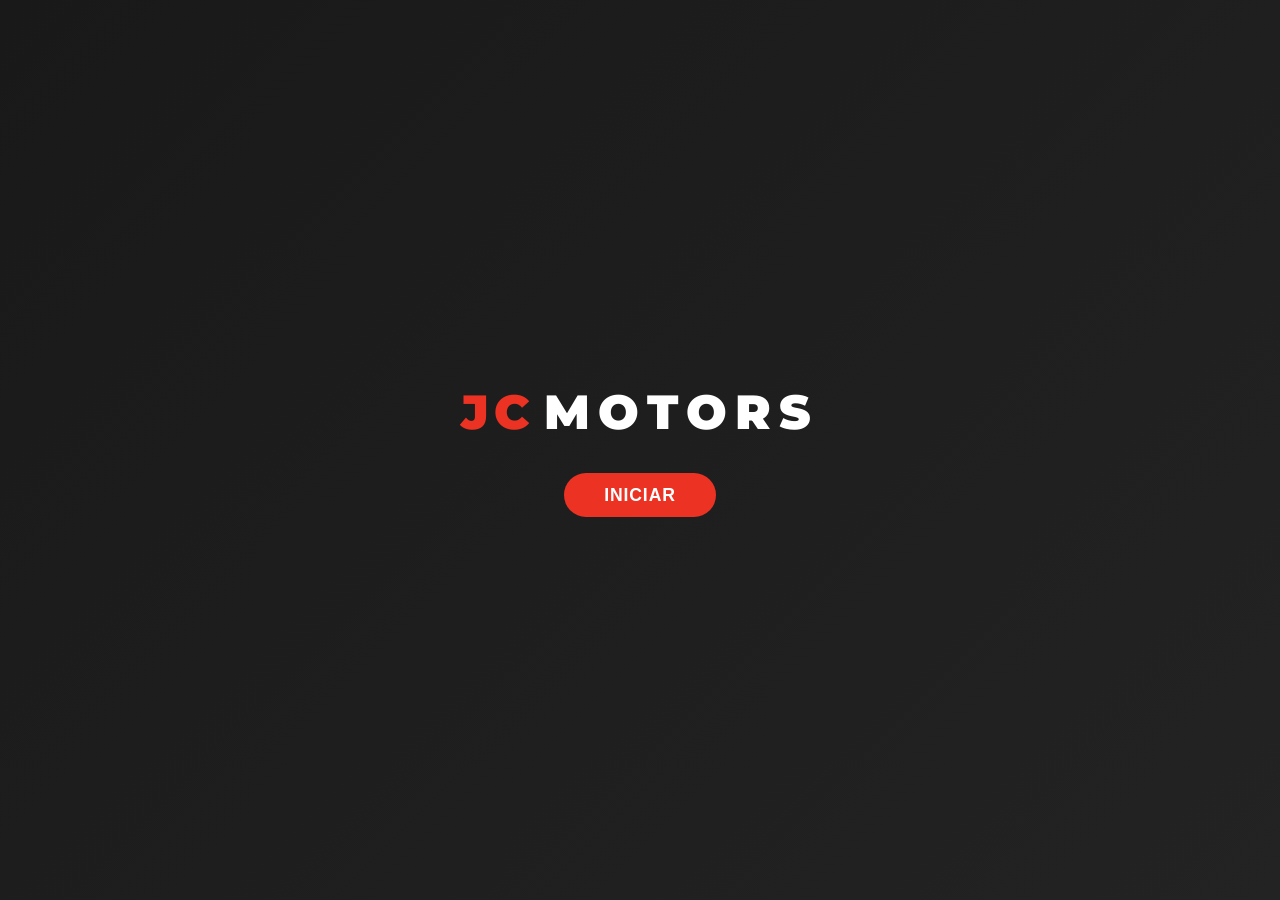
<file: index.html>
<!DOCTYPE html>
<html lang="es">
<head>
  <meta charset="UTF-8" />
  <meta name="viewport" content="width=device-width, initial-scale=1.0"/>
  <link href="https://fonts.googleapis.com/css?family=Montserrat:400,500,700&display=swap" rel="stylesheet">
  <title>JC Motors</title>
  <link rel="stylesheet" href="styles.css"/>
</head>
<body>
  <div class="container">
    <div class="logo">
      <span class="jc">JC</span>
      <span class="motors">MOTORS</span>
    </div>
    <button class="start-btn" onclick="window.location.href='login.html'">INICIAR</button>
  </div>
</body>
</html>
</file>
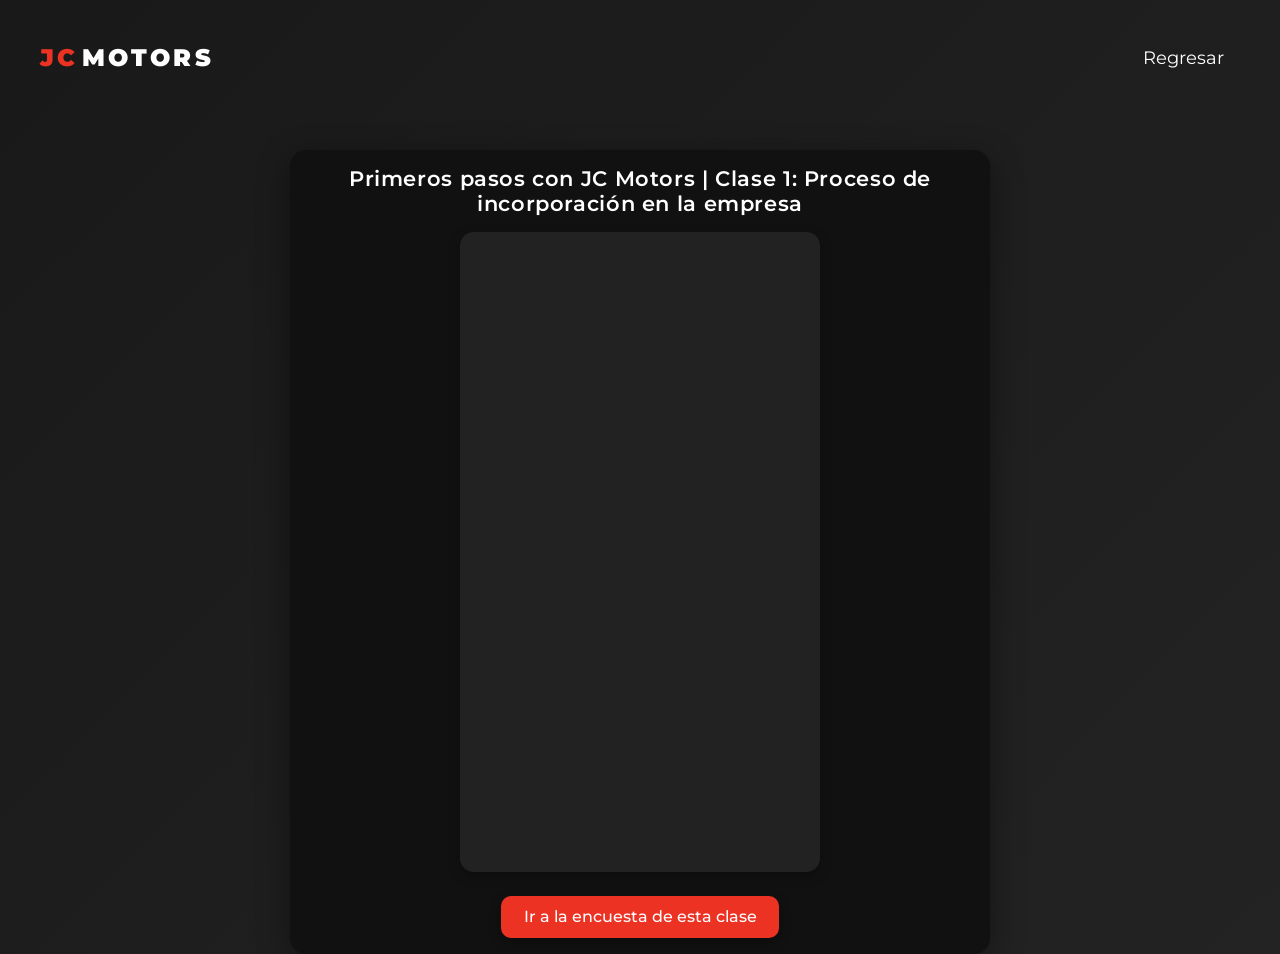
<file: clase1-incorporacion.html>
<!DOCTYPE html>
<html lang="es">
  <head>
    <meta charset="UTF-8" />
    <meta name="viewport" content="width=device-width, initial-scale=1.0" />
    <title>
      Primeros pasos con JC Motors | Clase 1: Proceso de incorporación en la
      empresa
    </title>
    <link
      href="https://fonts.googleapis.com/css?family=Montserrat:400,500,700&display=swap"
      rel="stylesheet"
    />
    <link rel="stylesheet" href="primeros-pasos.css" />
  </head>
  <body>
    <div class="header">
      <div class="logo">
        <span class="jc">JC</span>
        <span class="motors">MOTORS</span>
      </div>
      <a href="modulos.html" class="logout">Regresar</a>
    </div>
    <div class="main-content">
      <div class="video-frame">
        <div class="titulo-video">
          Primeros pasos con JC Motors | Clase 1: Proceso de incorporación en la
          empresa
        </div>
        <div class="iframe-responsive short">
          <iframe
            src="https://www.youtube.com/embed/-C2Wuutszys?autoplay=1&mute=1"
            allow="autoplay; encrypted-media"
            allowfullscreen
            frameborder="0"
            loading="lazy"
          ></iframe>
        </div>
        <a
          class="boton-encuesta"
          href="https://docs.google.com/forms/d/e/1FAIpQLSfhRTnxosDIJk83qWpKGugVv9GUYx37X6G9jExseEb6-OKK4A/viewform?usp=header"
          target="_blank"
          rel="noopener noreferrer"
        >
          Ir a la encuesta de esta clase
        </a>
      </div>
    </div>
  </body>
</html>
</file>
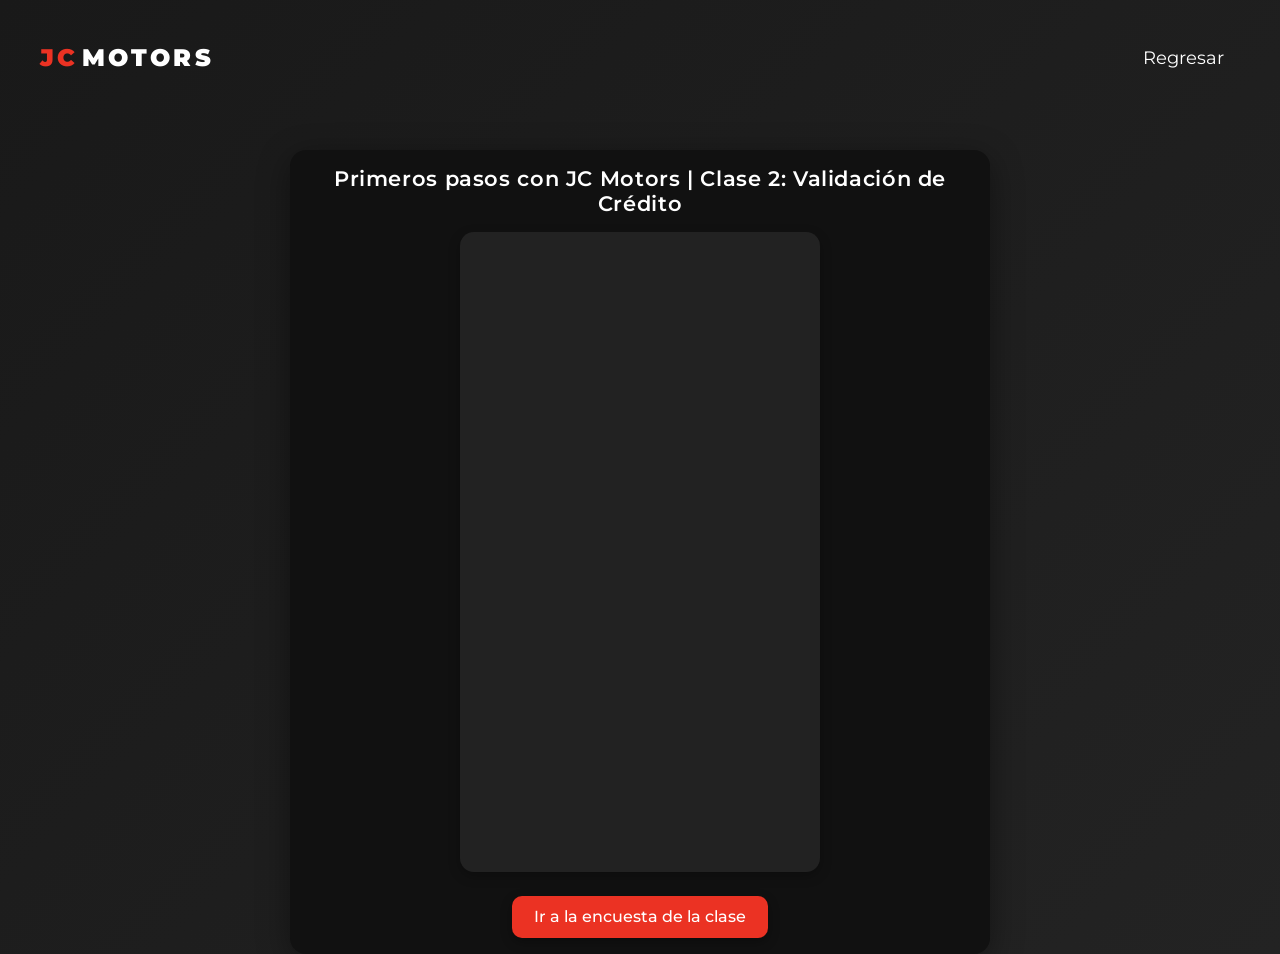
<file: clase2-validacion-credito.html>
<!DOCTYPE html>
<html lang="es">
  <head>
    <meta charset="UTF-8" />
    <meta name="viewport" content="width=device-width, initial-scale=1.0" />
    <title>Primeros pasos con JC Motors | Clase 2: Validación de Crédito</title>
    <link
      href="https://fonts.googleapis.com/css?family=Montserrat:400,500,700&display=swap"
      rel="stylesheet"
    />
    <link rel="stylesheet" href="primeros-pasos.css" />
  </head>
  <body>
    <div class="header">
      <div class="logo">
        <span class="jc">JC</span>
        <span class="motors">MOTORS</span>
      </div>
      <a href="modulos.html" class="logout">Regresar</a>
    </div>
    <div class="main-content">
      <div class="video-frame">
        <div class="titulo-video">
          Primeros pasos con JC Motors | Clase 2: Validación de Crédito
        </div>
        <div class="iframe-responsive short">
          <iframe
            src="https://www.youtube.com/embed/boyZBNaChlc?autoplay=1&mute=1"
            allow="autoplay; encrypted-media"
            allowfullscreen
            frameborder="0"
            loading="lazy"
          ></iframe>
        </div>
        <a
          class="boton-encuesta"
          href="https://docs.google.com/forms/d/e/1FAIpQLSdAbO_4eF2JidS8xVZMeP5H0ATeogpx_3SVAROLbJsrwjGzQA/viewform?usp=header"
          target="_blank"
          rel="noopener noreferrer"
        >
          Ir a la encuesta de la clase
        </a>
      </div>
    </div>
  </body>
</html>
</file>
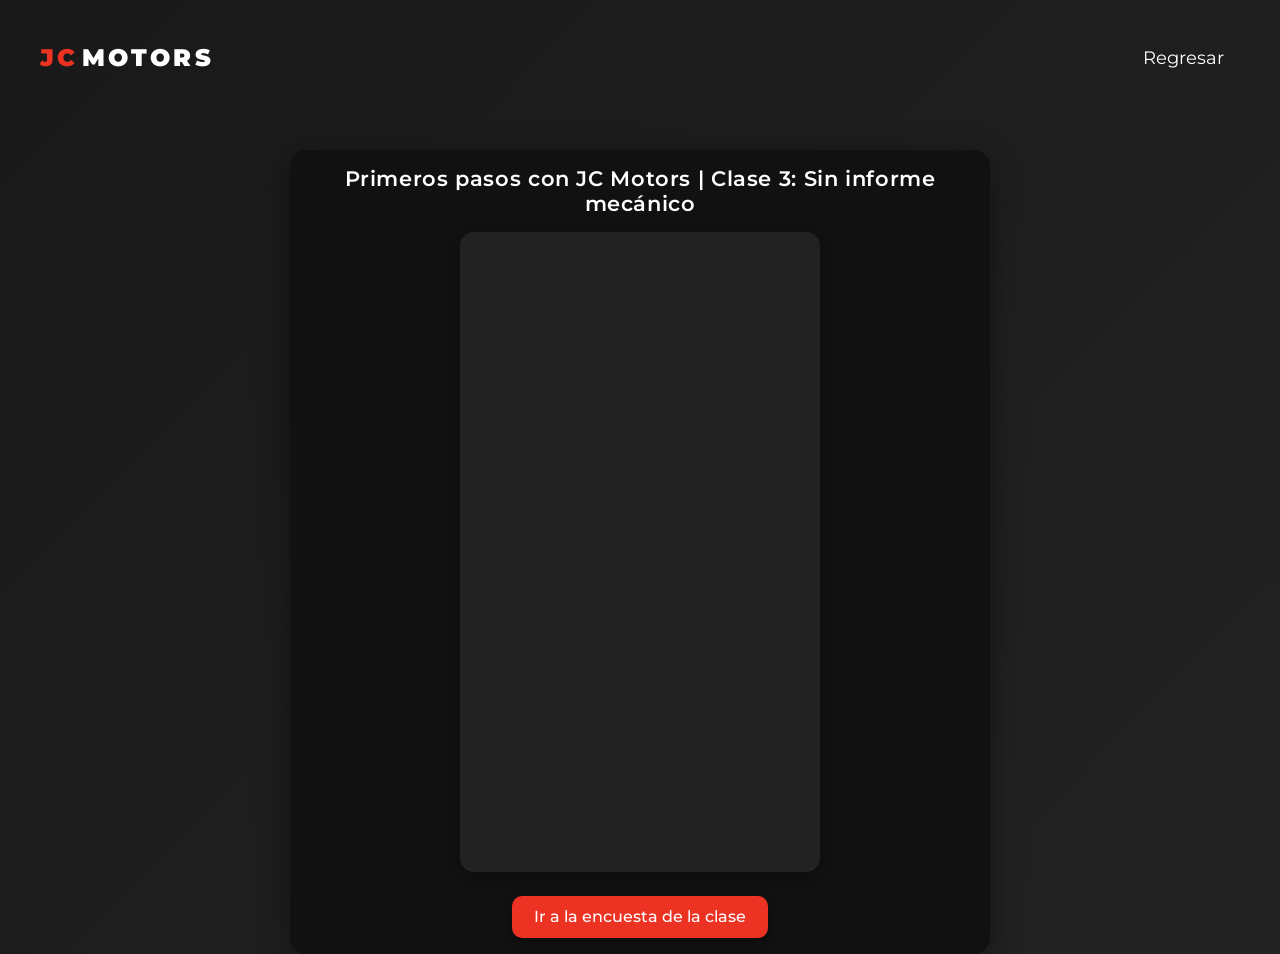
<file: clase3-sin-informe.html>
<!DOCTYPE html>
<html lang="es">
  <head>
    <meta charset="UTF-8" />
    <meta name="viewport" content="width=device-width, initial-scale=1.0" />
    <title>Primeros pasos con JC Motors | Clase 3: Sin informe mecánico</title>
    <link
      href="https://fonts.googleapis.com/css?family=Montserrat:400,500,700&display=swap"
      rel="stylesheet"
    />
    <link rel="stylesheet" href="primeros-pasos.css" />
  </head>
  <body>
    <div class="header">
      <div class="logo">
        <span class="jc">JC</span>
        <span class="motors">MOTORS</span>
      </div>
      <a href="modulos.html" class="logout">Regresar</a>
    </div>
    <div class="main-content">
      <div class="video-frame">
        <div class="titulo-video">
          Primeros pasos con JC Motors | Clase 3: Sin informe mecánico
        </div>
        <div class="iframe-responsive short">
          <iframe
            src="https://www.youtube.com/embed/99flQmnkLkA?autoplay=1&mute=1"
            allow="autoplay; encrypted-media"
            allowfullscreen
            frameborder="0"
            loading="lazy"
          ></iframe>
        </div>
        <a
          class="boton-encuesta"
          href="https://docs.google.com/forms/d/e/1FAIpQLSd_NUObl3mYcRKTX6ByQRRaZs3soEqWu75HzMS9NQ8tfg1QRg/viewform?usp=header"
          target="_blank"
          rel="noopener noreferrer"
        >
          Ir a la encuesta de la clase
        </a>
      </div>
    </div>
    <script src="app.js"></script>
  </body>
</html>
</file>
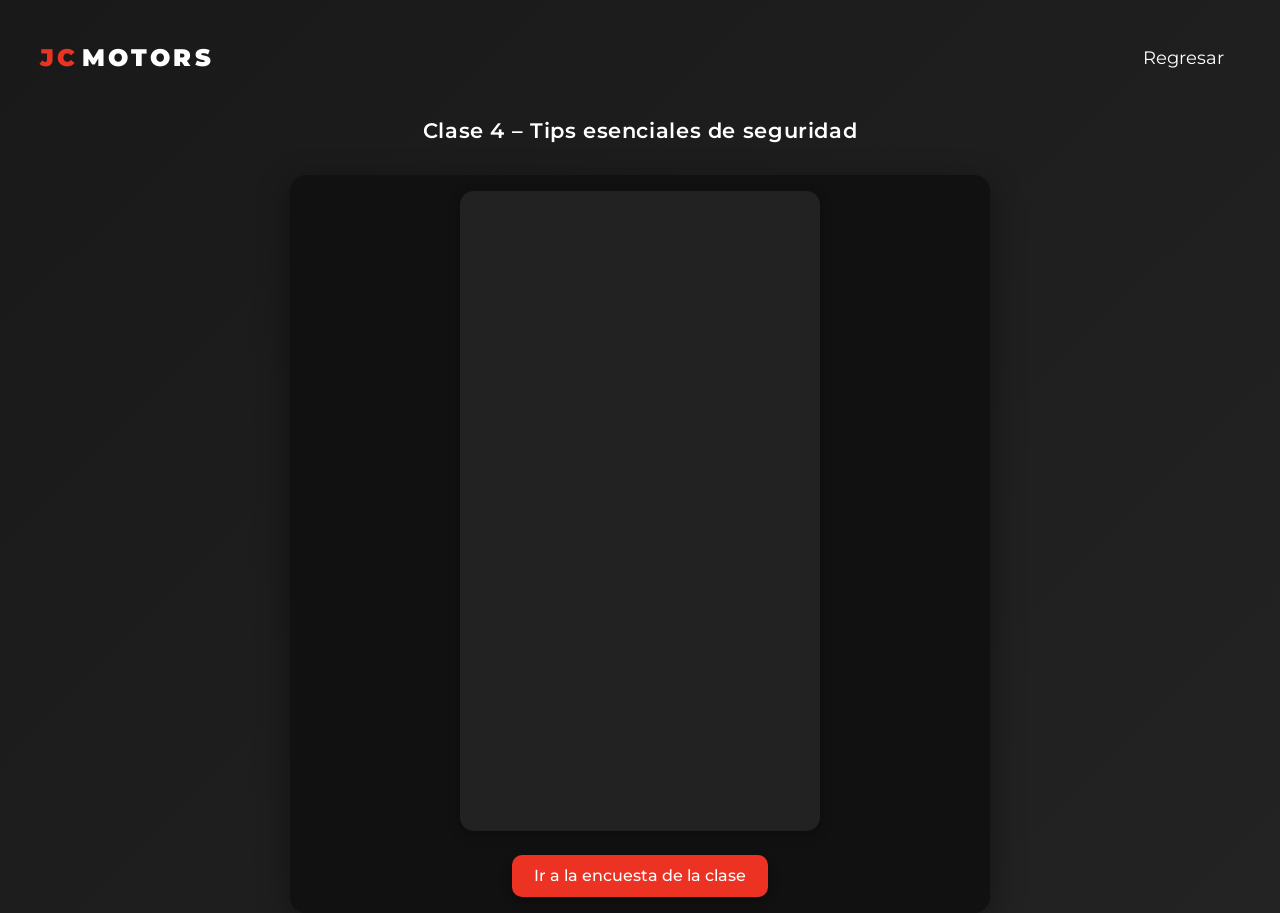
<file: clase4-tips-seguridad.html>
<!DOCTYPE html>
<html lang="es">
  <head>
    <meta charset="UTF-8" />
    <meta name="viewport" content="width=device-width, initial-scale=1.0" />
    <title>Clase 4 - Tips esenciales de seguridad | JC Motors</title>
    <link
      href="https://fonts.googleapis.com/css?family=Montserrat:400,700&display=swap"
      rel="stylesheet"
    />
    <link rel="stylesheet" href="primeros-pasos.css" />
  </head>
  <body>
    <div class="header">
      <div class="logo">
        <span class="jc">JC</span>
        <span class="motors">MOTORS</span>
      </div>
      <a href="modulos-imagenes.html" class="logout">Regresar</a>
    </div>
    <div class="main-content">
      <div class="titulo-video">Clase 4 – Tips esenciales de seguridad</div>
      <div class="video-frame">
        <div class="iframe-responsive short">
          <!-- Reemplaza el src con el enlace real de tu video Short -->
          <iframe
            src="https://www.youtube.com/embed/WLA4Hm1IOiQ"
            allowfullscreen
            title="Clase 4: Tips esenciales de seguridad"
          ></iframe>
        </div>
        <a
          class="boton-encuesta"
          href="https://docs.google.com/forms/d/e/1FAIpQLSeu04rFGvIM5Be5Zoun77aILVGbcxbjpnqoFTb9lpb7V8MK6A/viewform?usp=header"
          target="_blank"
          rel="noopener noreferrer"
        >
          Ir a la encuesta de la clase
        </a>
      </div>
    </div>
  </body>
</html>
</file>
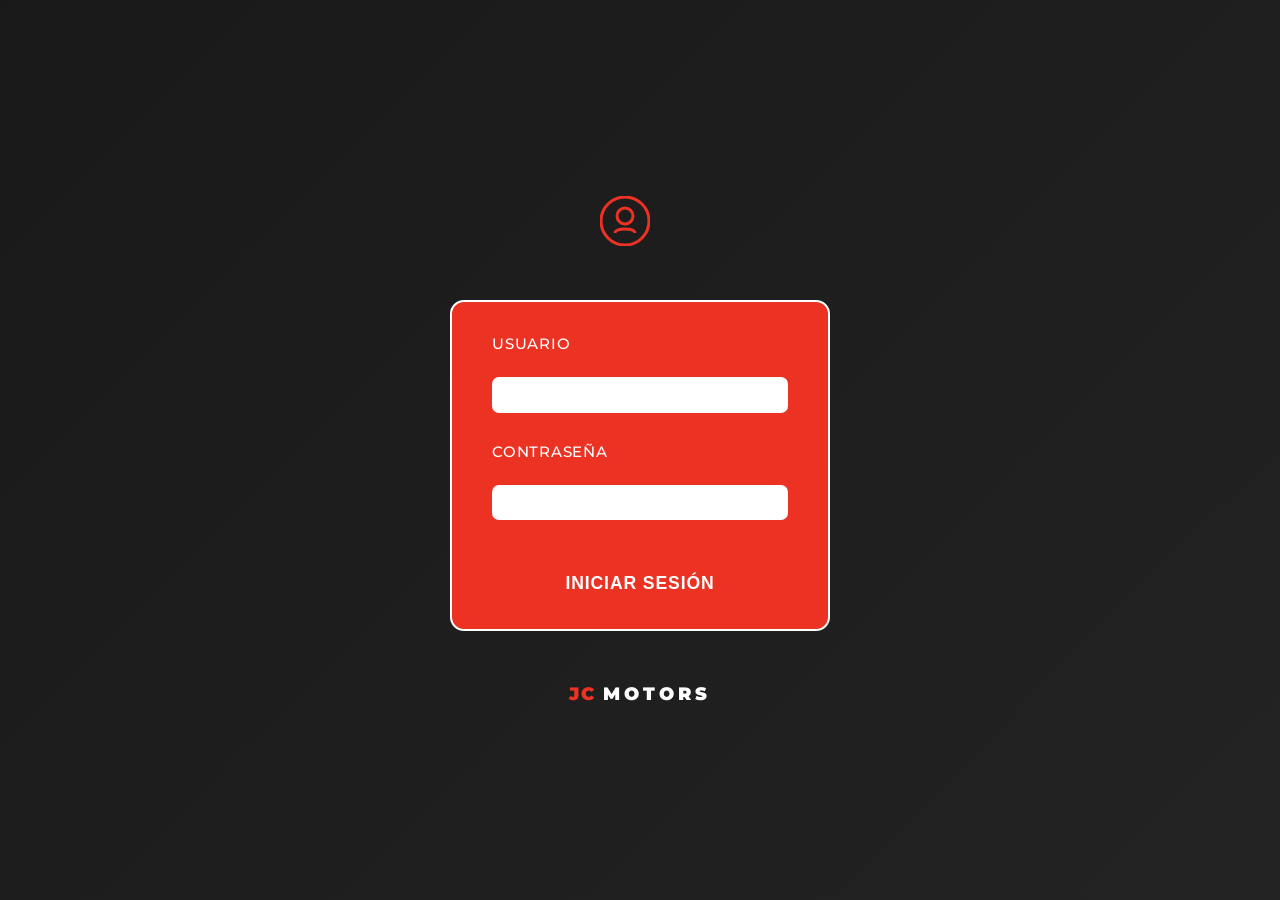
<file: login.html>
<!DOCTYPE html>
<html lang="es">
<head>
  <meta charset="UTF-8" />
  <meta name="viewport" content="width=device-width, initial-scale=1.0"/>
  <link href="https://fonts.googleapis.com/css?family=Montserrat:400,500,700&display=swap" rel="stylesheet">
  <title>Login - JC Motors</title>
  <link rel="stylesheet" href="login.css"/>
</head>
<body>
  <div class="login-container">
    <div class="login-avatar">
      <svg width="50" height="50" viewBox="0 0 50 50">
        <circle cx="25" cy="25" r="24" fill="none" stroke="#eb3223" stroke-width="3"/>
        <circle cx="25" cy="20" r="8" fill="none" stroke="#eb3223" stroke-width="3"/>
        <path d="M15 37c0-5.5 20-5.5 20 0" fill="none" stroke="#eb3223" stroke-width="3"/>
      </svg>
    </div>
    <form class="login-box">
      <label for="usuario">USUARIO</label>
      <input type="text" id="usuario" name="usuario" autocomplete="username" />
      <label for="password">CONTRASEÑA</label>
      <input type="password" id="password" name="password" autocomplete="current-password" />
      <button type="submit" class="login-btn">INICIAR SESIÓN</button>
    </form>
    <div class="login-brand">
      <span class="jc">JC</span>
      <span class="motors">MOTORS</span>
    </div>
  </div>
  <script src="app.js"></script>
</body>
</html>
</file>
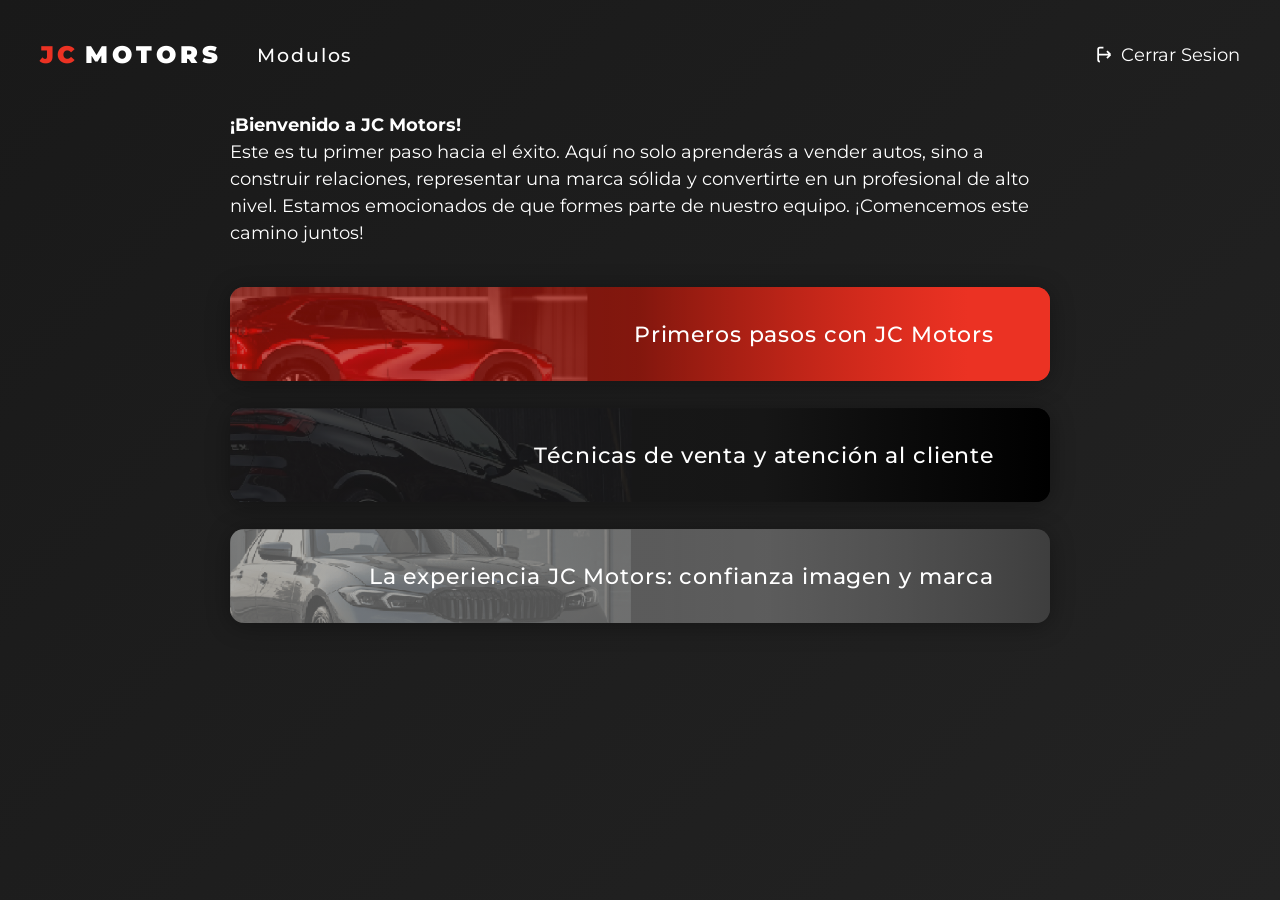
<file: modulos-imagenes.html>
<!DOCTYPE html>
<html lang="es">
<head>
  <meta charset="UTF-8" />
  <meta name="viewport" content="width=device-width, initial-scale=1.0"/>
  <link href="https://fonts.googleapis.com/css?family=Montserrat:400,500,700&display=swap" rel="stylesheet">
  <title>Módulos - JC Motors</title>
  <link rel="stylesheet" href="modulos-imagenes.css"/>
</head>
<body>
  <div class="header">
    <div class="header-left">
      <div class="logo">
        <span class="jc">JC</span>
        <span class="motors">MOTORS</span>
      </div>
      <span class="header-title">Modulos</span>
    </div>
    <a href="#" class="logout" id="logoutBtn">
      <svg viewBox="0 0 24 24" fill="none" stroke="currentColor" stroke-width="2">
        <path d="M17 16l4-4m0 0l-4-4m4 4H7"></path>
        <path d="M9 20a2 2 0 01-2-2V6a2 2 0 012-2h4"></path>
      </svg>
      Cerrar Sesion
    </a>
  </div>
  <div class="main-content">
    <div class="bienvenida">
      <strong>¡Bienvenido a JC Motors!</strong><br>
      Este es tu primer paso hacia el éxito. Aquí no solo aprenderás a vender autos, sino a construir relaciones, representar una marca sólida y convertirte en un profesional de alto nivel. Estamos emocionados de que formes parte de nuestro equipo. ¡Comencemos este camino juntos!
    </div>
    <div class="modulos-list">
      <a class="modulo-card modulo1" href="modulos.html">
        <img src="img/imagen1.jpg" alt="Primeros pasos con JC Motors">
        <div class="modulo-overlay rojo">Primeros pasos con JC Motors</div>
      </a>
      <a class="modulo-card modulo2" href="proximamente.html">
        <img src="img/imagen2.jpg" alt="Técnicas de venta y atención al cliente">
        <div class="modulo-overlay negro">Técnicas de venta y atención al cliente</div>
      </a>
      <a class="modulo-card modulo3" href="proximamente.html">
        <img src="img/imagen3.jpg" alt="La experiencia JC Motors: confianza imagen y marca">
        <div class="modulo-overlay gris">La experiencia JC Motors: confianza imagen y marca</div>
      </a>
    </div>
  </div>
  <script src="app.js"></script>
</body>
</html>
</file>
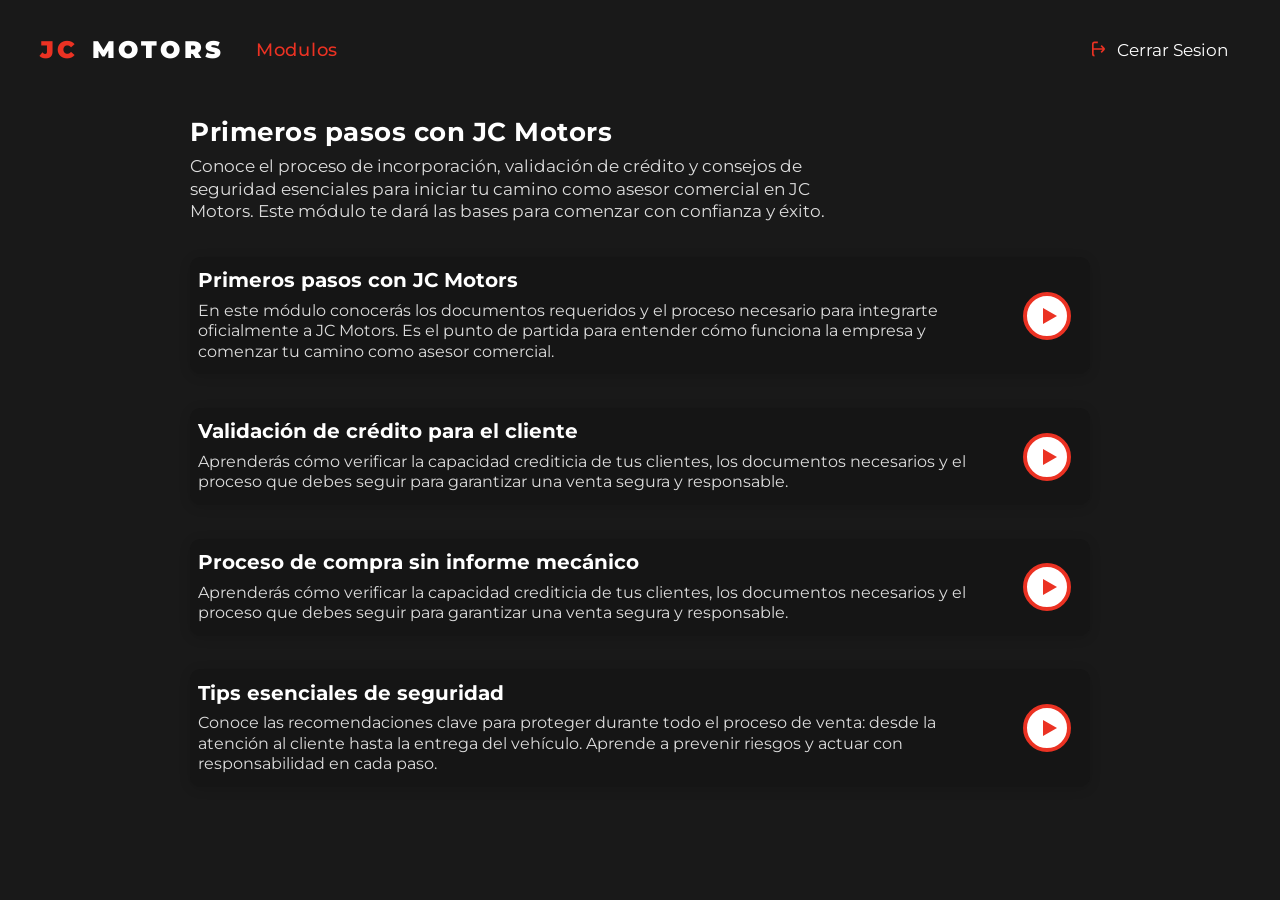
<file: modulos.html>
<!DOCTYPE html>
<html lang="es">
<head>
  <meta charset="UTF-8" />
  <meta name="viewport" content="width=device-width, initial-scale=1.0"/>
  <link href="https://fonts.googleapis.com/css?family=Montserrat:400,500,700&display=swap" rel="stylesheet">
  <title>Módulos - JC Motors</title>
  <link rel="stylesheet" href="modulos.css"/>
</head>
<body>
  <div class="header">
    <div class="header-left">
      <div class="logo">
        <span class="jc">JC</span>
        <span class="motors">MOTORS</span>
      </div>
      <a class="header-title" href="modulos-imagenes.html">Modulos</a>
    </div>
    <a href="#" id="logoutBtn" class="logout">
      <svg viewBox="0 0 24 24" fill="none" stroke="currentColor" stroke-width="2">
        <path d="M17 16l4-4m0 0l-4-4m4 4H7"></path>
        <path d="M9 20a2 2 0 01-2-2V6a2 2 0 012-2h4"></path>
      </svg>
      Cerrar Sesion
    </a>
  </div>
  <div class="main-content">
    <h1>Primeros pasos con JC Motors</h1>
    <div class="description">
      Conoce el proceso de incorporación, validación de crédito y consejos de seguridad esenciales para iniciar tu camino como asesor comercial en JC Motors. Este módulo te dará las bases para comenzar con confianza y éxito.
    </div>
    <div class="module-list">
      <div class="module-item">
        <div class="module-info">
          <div class="module-title">Primeros pasos con JC Motors</div>
          <div class="module-desc">
            En este módulo conocerás los documentos requeridos y el proceso necesario para integrarte oficialmente a JC Motors. Es el punto de partida para entender cómo funciona la empresa y comenzar tu camino como asesor comercial.
          </div>
        </div>
        <a class="module-play" href="clase1-incorporacion.html" title="Ver video">
          <svg viewBox="0 0 48 48" fill="none">
            <circle cx="24" cy="24" r="22" fill="#fff" stroke="#eb3223" stroke-width="4"/>
            <polygon points="20,16 34,24 20,32" fill="#eb3223"/>
          </svg>
        </a>
      </div>
      <div class="module-item">
        <div class="module-info">
          <div class="module-title">Validación de crédito para el cliente</div>
          <div class="module-desc">
            Aprenderás cómo verificar la capacidad crediticia de tus clientes, los documentos necesarios y el proceso que debes seguir para garantizar una venta segura y responsable.
          </div>
        </div>
        <a class="module-play" href="clase2-validacion-credito.html" title="Ver video">
          <svg viewBox="0 0 48 48" fill="none">
            <circle cx="24" cy="24" r="22" fill="#fff" stroke="#eb3223" stroke-width="4"/>
            <polygon points="20,16 34,24 20,32" fill="#eb3223"/>
          </svg>
        </a>
      </div>
      <div class="module-item">
        <div class="module-info">
          <div class="module-title">Proceso de compra sin informe mecánico</div>
          <div class="module-desc">
            Aprenderás cómo verificar la capacidad crediticia de tus clientes, los documentos necesarios y el proceso que debes seguir para garantizar una venta segura y responsable.
          </div>
        </div>
        <a class="module-play" href="clase3-sin-informe.html" title="Ver video">
          <svg viewBox="0 0 48 48" fill="none">
            <circle cx="24" cy="24" r="22" fill="#fff" stroke="#eb3223" stroke-width="4"/>
            <polygon points="20,16 34,24 20,32" fill="#eb3223"/>
          </svg>
        </a>
      </div>
      <div class="module-item">
        <div class="module-info">
          <div class="module-title">Tips esenciales de seguridad</div>
          <div class="module-desc">
            Conoce las recomendaciones clave para proteger durante todo el proceso de venta: desde la atención al cliente hasta la entrega del vehículo. Aprende a prevenir riesgos y actuar con responsabilidad en cada paso.
          </div>
        </div>
        <a class="module-play" href="clase4-tips-seguridad.html" title="Ver video">
          <svg viewBox="0 0 48 48" fill="none">
            <circle cx="24" cy="24" r="22" fill="#fff" stroke="#eb3223" stroke-width="4"/>
            <polygon points="20,16 34,24 20,32" fill="#eb3223"/>
          </svg>
        </a>
      </div>
    </div>
  </div>
  <script src="app.js"></script>
</body>
</html>
</file>
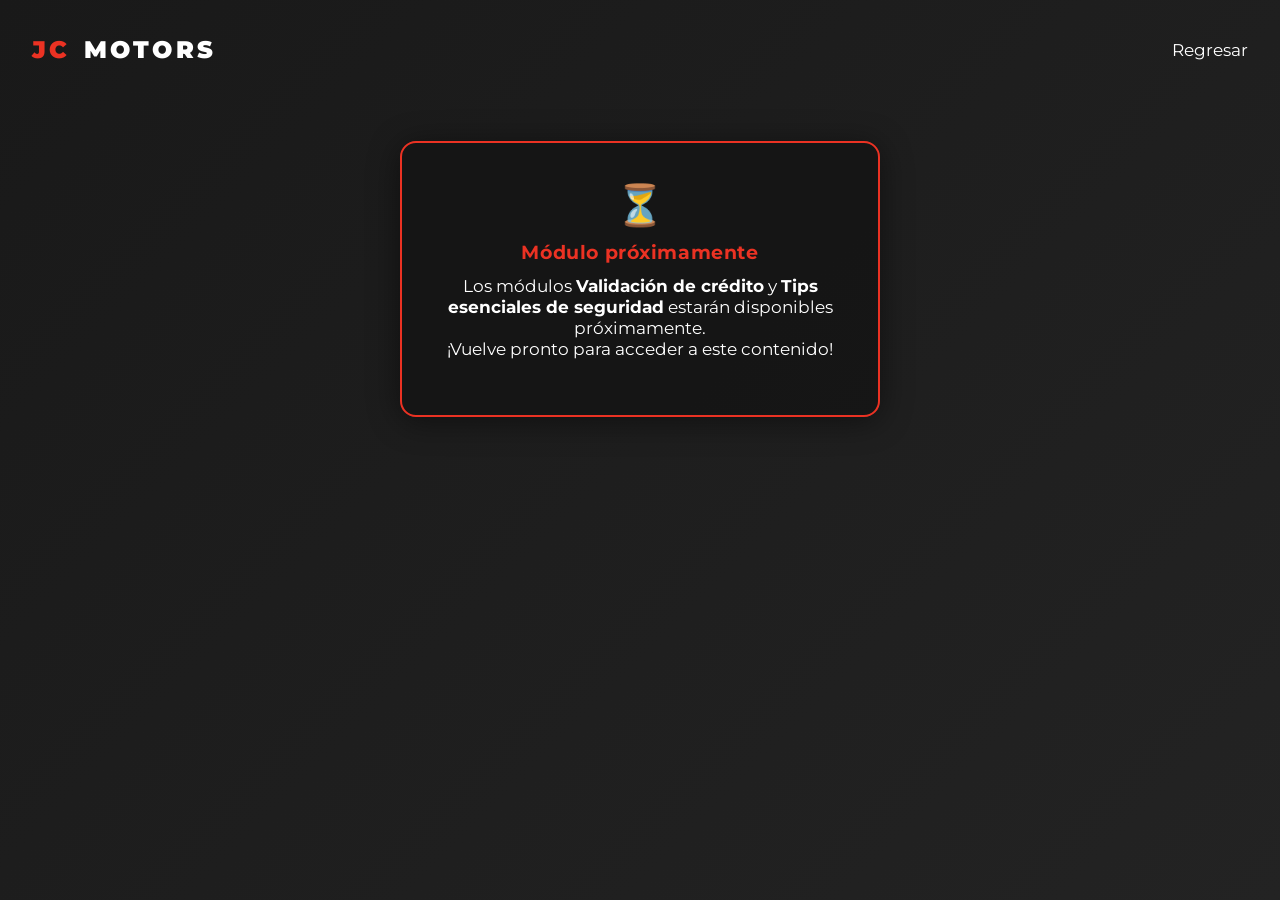
<file: proximamente.html>
<!DOCTYPE html>
<html lang="es">
<head>
  <meta charset="UTF-8" />
  <meta name="viewport" content="width=device-width, initial-scale=1.0"/>
  <title>Módulo próximamente | JC Motors</title>
  <link href="https://fonts.googleapis.com/css?family=Montserrat:400,700&display=swap" rel="stylesheet">
  <style>
    body {
      font-family: 'Montserrat', 'Century Gothic', Arial, Helvetica, sans-serif;
      background: repeating-linear-gradient(135deg, #191919 0%, #232323 100%);
      color: #fff;
      min-height: 100vh;
      margin: 0;
      display: flex;
      flex-direction: column;
      min-height: 100vh;
    }
    .header {
      display: flex;
      align-items: center;
      justify-content: space-between;
      padding: 2.2rem 2rem 1.1rem 2rem;
    }
    .logo {
      font-weight: 900;
      font-size: 1.5rem;
      letter-spacing: 0.2rem;
    }
    .logo .jc { color: #eb3223; }
    .logo .motors { color: #fff; margin-left: 0.2rem;}
    .logout {
      color: #fff;
      text-decoration: none;
      font-size: 1.09rem;
      font-family: 'Montserrat', 'Century Gothic', Arial, Helvetica, sans-serif;
      font-weight: 400;
    }
    .main-content {
      flex: 1 1 0%;
      max-width: 480px;
      margin: 0 auto;
      padding: 2.5rem 1.2rem 0 1.2rem;
      display: flex;
      flex-direction: column;
      align-items: center;
      justify-content: flex-start;
    }
    .proximamente-box {
      background: #151515d9;
      border: 2px solid #eb3223;
      border-radius: 16px;
      box-shadow: 0 4px 32px #0007;
      padding: 2.3rem 1.7rem;
      display: flex;
      flex-direction: column;
      align-items: center;
      margin-top: 1.2rem; /* Menos margen arriba */
    }
    .proximamente-title {
      font-size: 1.21rem;
      font-weight: 700;
      color: #eb3223;
      margin-bottom: 0.7rem;
      letter-spacing: 0.03em;
      text-align: center;
    }
    .proximamente-text {
      font-size: 1.08rem;
      color: #fff;
      margin-bottom: 1.2rem;
      text-align: center;
    }
    .soon-icon {
      font-size: 2.5rem;
      margin-bottom: 0.7rem;
      color: #eb3223;
      animation: pulse 1.7s infinite;
    }
    @keyframes pulse {
      0% { opacity: 0.7;}
      50% { opacity: 1;}
      100% { opacity: 0.7;}
    }
    @media (max-width: 600px) {
      .header {
        padding: 1.3rem 0.7rem 0.8rem 0.7rem;
        flex-direction: column;
        align-items: flex-start;
        gap: 0.7rem;
      }
      .main-content {
        padding: 1.5rem 0.4rem 0 0.4rem;
      }
      .proximamente-box {
        padding: 1.4rem 0.7rem;
        margin-top: 0.7rem;
      }
      .proximamente-title {
        font-size: 1.09rem;
      }
      .proximamente-text {
        font-size: 0.98rem;
      }
    }
    @media (max-width: 400px) {
      .proximamente-box {
        padding: 1rem 0.2rem;
      }
      .logo {
        font-size: 1.05rem;
      }
    }
  </style>
</head>
<body>
  <div class="header">
    <div class="logo">
      <span class="jc">JC</span>
      <span class="motors">MOTORS</span>
    </div>
    <a href="modulos-imagenes.html" class="logout">Regresar</a>
  </div>
  <div class="main-content">
    <div class="proximamente-box">
      <div class="soon-icon">⏳</div>
      <div class="proximamente-title">Módulo próximamente</div>
      <div class="proximamente-text">
        Los módulos <strong>Validación de crédito</strong> y <strong>Tips esenciales de seguridad</strong> estarán disponibles próximamente.<br>
        ¡Vuelve pronto para acceder a este contenido!
      </div>
    </div>
  </div>
</body>
</html>
</file>
<file: styles.css>
body {
  min-height: 100vh;
  margin: 0;
  font-family: 'Montserrat', Arial, sans-serif;
  background: repeating-linear-gradient(135deg, #191919 0%, #232323 100%);
  display: flex;
  justify-content: center;
  align-items: center;
}

.container {
  text-align: center;
}

.logo {
  display: flex;
  justify-content: center;
  align-items: center;
  margin-bottom: 2rem;
  font-weight: 900;
  font-size: 3rem;
  letter-spacing: 0.3rem;
}

.jc {
  color: #eb3223;
  margin-right: 0.3rem;
}

.motors {
  color: #fff;
  margin-left: 0.3rem;
  letter-spacing: 0.5rem;
}

.start-btn {
  background-color: #eb3223;
  color: #fff;
  border: none;
  padding: 0.7rem 2.5rem;
  border-radius: 1.5rem;
  font-size: 1.1rem;
  font-weight: 700;
  letter-spacing: 0.05em;
  cursor: pointer;
  transition: background 0.2s;
}

.start-btn:hover {
  background: #c7281d;
}
</file>
<file: primeros-pasos.css>
body {
  font-family: 'Montserrat', 'Century Gothic', Arial, Helvetica, sans-serif;
  background: repeating-linear-gradient(135deg, #191919 0%, #232323 100%);
  color: #fff;
  min-height: 100vh;
  margin: 0;
}

/* Header */
.header {
  display: flex;
  align-items: center;
  justify-content: space-between;
  padding: 2.5rem 2.5rem 1.2rem 2.5rem;
  width: 100%;
  box-sizing: border-box;
  gap: 1.2rem;
  flex-wrap: wrap;
}
.logo {
  font-weight: 900;
  font-size: 1.5rem;
  letter-spacing: 0.2rem;
  display: flex;
  align-items: center;
}
.logo .jc { color: #eb3223; }
.logo .motors { color: #fff; margin-left: 0.2rem;}
.logout {
  color: #fff;
  text-decoration: none;
  font-size: 1.1rem;
  font-family: 'Montserrat', 'Century Gothic', Arial, Helvetica, sans-serif;
  font-weight: 400;
  transition: background 0.15s;
  border-radius: 6px;
  padding: 0.4em 0.9em;
}
.logout:hover {
  background: #eb322335;
}

/* Main Content */
.main-content {
  max-width: 900px;
  margin: 0 auto;
  padding: 1.5rem 2.5rem 0 2.5rem;
  width: 100%;
  box-sizing: border-box;
}

.video-frame {
  background: #111;
  border-radius: 16px;
  margin: 2rem auto 0 auto;
  padding: 1rem;
  max-width: 700px;
  box-shadow: 0 8px 32px #0006;
  display: flex;
  flex-direction: column;
  align-items: center;
  width: 100%;
  box-sizing: border-box;
}

.titulo-video {
  margin-bottom: 1rem;
  font-size: 1.3rem;
  font-weight: 600;
  letter-spacing: 0.03em;
  text-align: center;
  width: 100%;
}

/* Responsive Video Frame */
.iframe-responsive {
  position: relative;
  width: 100%;
  max-width: 640px;
  aspect-ratio: 16 / 9;
  background: #222;
  border-radius: 12px;
  overflow: hidden;
  margin: 0 auto;
}

/* Shorts vertical video */
.iframe-responsive.short {
  aspect-ratio: 9 / 16;
  max-width: 360px;
  min-width: 180px;
  margin: 0 auto;
  background: #222;
  border-radius: 14px;
  box-shadow: 0 4px 12px #0004;
}

.iframe-responsive iframe {
  position: absolute;
  top: 0; left: 0;
  width: 100%; height: 100%;
  border: none;
}

/* Responsive Breakpoints */
@media (max-width: 1020px) {
  .main-content {
    max-width: 99vw;
    padding: 1.2rem 1rem 0 1rem;
  }
  .video-frame {
    max-width: 95vw;
    padding: 0.8rem;
  }
}

@media (max-width: 700px) {
  .header {
    padding: 1.3rem 0.8rem 1rem 0.8rem;
    flex-direction: column;
    align-items: flex-start;
    gap: 0.6rem;
  }
  .main-content {
    padding: 1rem 0.4rem 0 0.4rem;
  }
  .video-frame {
    margin: 1rem auto 0 auto;
    padding: 0.5rem;
  }
  .titulo-video {
    font-size: 1.07rem;
  }
  .iframe-responsive,
  .iframe-responsive.short {
    max-width: 99vw;
    min-width: 0;
  }
}

@media (max-width: 480px) {
  .header {
    padding: 1rem 0.2rem 0.6rem 0.2rem;
    gap: 0.3rem;
  }
  .logo {
    font-size: 1.05rem;
  }
  .logout {
    font-size: 0.97rem;
    padding: 0.32em 0.4em;
  }
  .main-content {
    padding: 0.6rem 0.05rem 0 0.05rem;
  }
  .video-frame {
    padding: 0.2rem;
    border-radius: 7px;
  }
  .titulo-video {
    font-size: .94rem;
    margin-bottom: 0.6rem;
  }
  .iframe-responsive,
  .iframe-responsive.short {
    border-radius: 6px;
    max-width: 99vw;
    min-width: 0;
  }
}

.boton-encuesta {
  margin-top: 1.5rem;
  display: inline-block;
  background-color: #eb3223;
  color: #fff;
  font-family: 'Montserrat', sans-serif;
  font-weight: 500;
  font-size: 1rem;
  padding: 0.7em 1.4em;
  border-radius: 10px;
  text-decoration: none;
  box-shadow: 0 4px 12px #0005;
  transition: background 0.25s, transform 0.25s;
}

.boton-encuesta:hover {
  background-color: #ff4433;
  transform: scale(1.03);
}
</file>
<file: login.css>
body {
  min-height: 100vh;
  margin: 0;
  font-family: 'Montserrat', Arial, sans-serif;
  background: repeating-linear-gradient(135deg, #191919 0%, #232323 100%);
  display: flex;
  justify-content: center;
  align-items: center;
}

.login-container {
  display: flex;
  flex-direction: column;
  align-items: center;
  width: 100%;
  box-sizing: border-box;
  padding: 2rem 1rem;
}

.login-avatar {
  margin-bottom: 24px;
  width: 80px;
  height: 80px;
  border-radius: 50%;
  object-fit: cover;
}

.login-box {
  background: #eb3223;
  border-radius: 14px;
  border: 2px solid #fff;
  padding: 2rem 2.5rem 1.5rem 2.5rem;
  display: flex;
  flex-direction: column;
  gap: 1.3rem;
  min-width: 320px;
  max-width: 380px;
  width: 100%;
  box-sizing: border-box;
  margin-bottom: 2.5rem;
}

.login-box label {
  color: #fff;
  font-size: 0.95rem;
  font-weight: 500;
  letter-spacing: 0.05em;
  margin-bottom: 0.2rem;
}

.login-box input {
  border: none;
  border-radius: 7px;
  padding: 0.55rem 1rem;
  font-size: 1rem;
  outline: none;
  margin-bottom: 0.5rem;
  width: 100%;
  box-sizing: border-box;
}

.login-brand {
  display: flex;
  align-items: center;
  justify-content: center;
  font-weight: 900;
  font-size: 1.1rem;
  letter-spacing: 0.15rem;
  margin-top: 0.7rem;
}

.login-brand .jc {
  color: #eb3223;
  margin-right: 0.2rem;
}

.login-brand .motors {
  color: #fff;
  margin-left: 0.2rem;
  letter-spacing: 0.25rem;
}
.login-btn {
  background-color: #eb3223;
  color: #fff;
  border: none;
  border-radius: 1.5rem;
  font-size: 1.1rem;
  font-weight: 700;
  letter-spacing: 0.05em;
  padding: 0.7rem 0;
  margin-top: 0.8rem;
  cursor: pointer;
  transition: background 0.2s;
  width: 100%;
  box-sizing: border-box;
}

.login-btn:hover {
  background: #c7281d;
}

/* Responsive: tablets */
@media (max-width: 700px) {
  .login-box {
    padding: 1.2rem 1rem 1.1rem 1rem;
    min-width: 0;
    max-width: 95vw;
  }
  .login-avatar {
    width: 64px;
    height: 64px;
  }
}

/* Responsive: móviles */
@media (max-width: 400px) {
  .login-container {
    padding: 1rem 0.3rem;
  }
  .login-box {
    padding: 0.7rem 0.3rem 0.8rem 0.3rem;
    min-width: 0;
    width: 99vw;
    max-width: 99vw;
    border-radius: 8px;
  }
  .login-brand {
    font-size: 0.99rem;
  }
  .login-btn {
    font-size: 0.97rem;
    padding: 0.5rem 0;
  }
}
</file>
<file: modulos-imagenes.css>
body {
  margin: 0;
  min-height: 100vh;
  font-family: 'Montserrat', Arial, sans-serif;
  background: repeating-linear-gradient(135deg, #191919 0%, #232323 100%);
  color: #fff;
}

.header {
  display: flex;
  align-items: center;
  justify-content: space-between;
  padding: 2.5rem 2.5rem 1.2rem 2.5rem;
  flex-wrap: wrap;
  gap: 1.2rem;
  box-sizing: border-box;
}

.header-left {
  display: flex;
  align-items: center;
  gap: 2.2rem;
  flex-wrap: wrap;
}

.logo {
  display: flex;
  align-items: center;
  font-weight: 900;
  font-size: 1.5rem;
  letter-spacing: 0.2rem;
}

.logo .jc {
  color: #eb3223;
  margin-right: 0.2rem;
}

.logo .motors {
  color: #fff;
  margin-left: 0.2rem;
  letter-spacing: 0.25rem;
}

.header-title {
  font-size: 1.2rem;
  font-weight: 500;
  color: #fff;
  letter-spacing: 0.12rem;
}

.logout {
  display: flex;
  align-items: center;
  color: #fff;
  font-size: 1.1rem;
  text-decoration: none;
  font-weight: 400;
  gap: 0.5rem;
  cursor: pointer;
}

.logout svg {
  width: 1.2em;
  height: 1.2em;
  vertical-align: middle;
  stroke: #fff;
}

.main-content {
  max-width: 900px;
  margin: 0 auto;
  padding: 1.5rem 2.5rem 0 2.5rem;
  width: 100%;
  box-sizing: border-box;
}

.bienvenida {
  color: #fff;
  font-size: 1.12rem;
  margin-bottom: 2.5rem;
  line-height: 1.5;
  max-width: 870px;
}

.modulos-list {
  display: flex;
  flex-direction: column;
  gap: 1.7rem;
  width: 100%;
}

.modulo-card {
  position: relative;
  display: block;
  width: 100%;
  aspect-ratio: 1326 / 152;
  min-height: 44px;
  max-height: 180px;
  overflow: hidden;
  border-radius: 14px;
  text-decoration: none;
  margin: 0 auto;
  box-shadow: 0 3px 24px #0005;
  transition: transform 0.16s cubic-bezier(.67,.19,.3,1.26), box-shadow 0.14s;
  background: #191919;
}

.modulo-card:hover {
  transform: scale(1.025);
  z-index: 2;
  box-shadow: 0 8px 36px #0007;
}

.modulo-card img {
  width: 100%;
  height: 100%;
  object-fit: cover;
  object-position: center;
  display: block;
  filter: brightness(0.93); /* <-- Imagen más visible */
  transition: filter 0.2s;
  aspect-ratio: 1326 / 152;
  min-height: 44px;
  max-height: 180px;
}

.modulo-card:hover img {
  filter: brightness(1);
}

.modulo-overlay {
  position: absolute;
  top: 0; left: 0; bottom: 0; right: 0;
  display: flex;
  align-items: center;
  justify-content: flex-end;
  font-size: 1.35rem;
  font-weight: 500;
  letter-spacing: 0.04em;
  padding-right: 3.5rem;
  white-space: nowrap;
  color: #fff;
  transition: background 0.2s, font-size 0.18s;
}

.modulo1 .modulo-overlay {
  background: linear-gradient(90deg, #b8180a99 50%, #eb3223 90%);
}

.modulo2 .modulo-overlay {
  background: linear-gradient(90deg, #191919cc 65%, #000 100%);
}

.modulo3 .modulo-overlay {
  background: linear-gradient(90deg, #88888899 65%, #3e3e3e 100%);
}

/* Responsive para tablets */
@media (max-width: 900px) {
  .main-content {
    padding: 1rem 0.5rem 0 0.5rem;
    max-width: 98vw;
  }
  .modulo-card {
    max-height: 120px;
    min-height: 36px;
  }
  .modulo-card img {
    max-height: 120px;
    min-height: 36px;
  }
  .modulo-overlay {
    font-size: 1.1rem;
    padding-right: 2rem;
  }
}

/* Responsive para móviles medianos */
@media (max-width: 600px) {
  .header {
    padding: 1.1rem 0.5rem 0.8rem 0.5rem;
    flex-direction: column;
    align-items: flex-start;
    gap: 1rem;
  }
  .header-left {
    gap: 1rem;
  }
  .logo {
    font-size: 1.17rem;
  }
  .header-title {
    font-size: 1rem;
  }
  .logout {
    font-size: 1rem;
  }
  .main-content {
    padding: 0.8rem 0.1rem 0.1rem 0.1rem;
  }
  .bienvenida {
    font-size: 1rem;
    margin-bottom: 1.2rem;
  }
  .modulo-card {
    max-height: 70px;
    min-height: 24px;
    border-radius: 10px;
  }
  .modulo-card img {
    max-height: 70px;
    min-height: 24px;
  }
  .modulo-overlay {
    font-size: 0.9rem;
    padding-right: 1.2rem;
  }
}

/* Responsive para móviles pequeños */
@media (max-width: 390px) {
  .header {
    padding: 0.6rem 0.1rem 0.5rem 0.1rem;
    gap: 0.3rem;
  }
  .logo {
    font-size: 1rem;
    letter-spacing: 0.1rem;
  }
  .header-title {
    font-size: 0.82rem;
    letter-spacing: 0.04rem;
  }
  .logout {
    font-size: 0.83rem;
    gap: 0.2rem;
  }
  .main-content {
    padding: 0.2rem 0.01rem 0 0.01rem;
  }
  .bienvenida {
    font-size: 0.91rem;
  }
  .modulo-card {
    max-height: 40px;
    min-height: 18px;
    border-radius: 7px;
  }
  .modulo-card img {
    max-height: 40px;
    min-height: 18px;
  }
  .modulo-overlay {
    font-size: 0.71rem;
    padding-right: 0.7rem;
  }
}
</file>
<file: modulos.css>
body {
  font-family: 'Montserrat', 'Century Gothic', Arial, Helvetica, sans-serif;
  background: #191919;
  color: #fff;
  margin: 0;
  min-height: 100vh;
}
.header {
  width: 100%;
  display: flex;
  justify-content: space-between;
  align-items: center;
  padding: 2rem 2.5rem 1rem 2.5rem;
  background: transparent;
  box-sizing: border-box;
  flex-wrap: wrap;
}
.header-left {
  display: flex;
  align-items: center;
  gap: 1.3rem;
}
.logo {
  font-weight: 900;
  font-size: 1.5rem;
  letter-spacing: 0.2rem;
}
.logo .jc { color: #eb3223; }
.logo .motors { color: #fff; margin-left: 0.2rem;}
.header-title {
  text-decoration: none;
  color: #eb3223;
  font-size: 1.1rem;
  font-weight: 500;
  margin-left: 0.7rem;
  letter-spacing: 0.04em;
  transition: color 0.15s;
}
.header-title:hover {
  color: #fff;
}
.logout {
  color: #fff;
  text-decoration: none;
  font-size: 1.08rem;
  font-family: 'Montserrat', 'Century Gothic', Arial, Helvetica, sans-serif;
  font-weight: 400;
  display: flex;
  align-items: center;
  gap: 0.4em;
  padding: 0.4em 0.7em 0.4em 0.3em;
  border-radius: 6px;
  transition: background 0.18s;
}
.logout:hover {
  background: #eb322335;
}
.logout svg {
  width: 20px;
  height: 20px;
  margin-right: 0.2em;
  color: #eb3223;
}
.main-content {
  max-width: 900px;
  margin: 0 auto;
  padding: 2.1rem 1.4rem 1rem 1.4rem;
}
h1 {
  margin-top: 0;
  font-size: 1.6rem;
  font-weight: 700;
  color: #fff;
  margin-bottom: 0.5rem;
  letter-spacing: 0.02em;
}
.description {
  color: #ddd;
  font-size: 1.05rem;
  margin-bottom: 2.2rem;
  max-width: 650px;
  line-height: 1.32;
}
.module-list {
  display: flex;
  flex-direction: column;
  gap: 2.1rem;
}
.module-item {
  display: flex;
  align-items: center;
  justify-content: space-between;
  gap: 1.5rem;
  border-radius: 10px;
  padding: 0.7rem 1rem 0.7rem 0.5rem;
  background: rgba(20,20,20,0.63);
  box-shadow: 0 2px 12px #0002;
  flex-wrap: wrap;
}
.module-info {
  flex: 1 1 0;
  min-width: 0;
  display: flex;
  flex-direction: column;
  gap: 0.4rem;
}
.module-title {
  font-size: 1.23rem;
  font-weight: 700;
  color: #fff;
  margin-bottom: 0.15rem;
  word-break: break-word;
}
.module-desc {
  font-size: 1rem;
  color: #ddd;
  font-weight: 400;
  line-height: 1.27;
  margin-bottom: 0.08rem;
  word-break: break-word;
}
.module-play {
  margin-left: 1.6rem;
  display: flex;
  align-items: center;
  justify-content: center;
  min-width: 54px;
  min-height: 54px;
  border-radius: 50%;
  transition: background 0.16s, box-shadow 0.16s;
  cursor: pointer;
  text-decoration: none;
  flex-shrink: 0;
}
.module-play:hover {
  background: #eb322320;
  box-shadow: 0 2px 10px #eb322355;
}
.module-play svg {
  width: 48px;
  height: 48px;
  display: block;
}

@media (max-width: 1100px) {
  .main-content {
    max-width: 98vw;
  }
}

@media (max-width: 900px) {
  .header {
    padding: 1.2rem 0.8rem 1rem 0.8rem;
  }
  .main-content {
    max-width: 100%;
    padding: 1.2rem 0.8rem 1rem 0.8rem;
  }
}
@media (max-width: 700px) {
  .header {
    padding: 1.3rem 0.7rem 0.8rem 0.7rem;
    flex-direction: column;
    align-items: flex-start;
    gap: 0.7rem;
  }
  .main-content {
    padding: 1rem 0.3rem 0.7rem 0.3rem;
  }
  .module-list {
    gap: 1.3rem;
  }
  .module-item {
    flex-direction: column;
    align-items: stretch;
    gap: 0.6rem;
    padding: 0.7rem 0.6rem;
  }
  .module-play {
    margin: 0 auto;
  }
}
@media (max-width: 480px) {
  .header {
    padding: 0.8rem 0.2rem 0.5rem 0.2rem;
    gap: 0.5rem;
  }
  .logo {
    font-size: 1.1rem;
  }
  .header-title {
    font-size: 0.97rem;
    margin-left: 0.3rem;
  }
  .logout {
    font-size: 0.98rem;
    padding: 0.32em 0.6em 0.32em 0.15em;
  }
  .main-content {
    padding: 0.7rem 0.05rem 0.4rem 0.05rem;
  }
  h1 {
    font-size: 1.1rem;
  }
  .description {
    font-size: 0.97rem;
  }
  .module-title {
    font-size: 1.02rem;
  }
  .module-desc {
    font-size: 0.89rem;
  }
  .module-play svg { width: 36px; height: 36px; }
  .module-play { min-width: 38px; min-height: 38px; }
}
</file>
